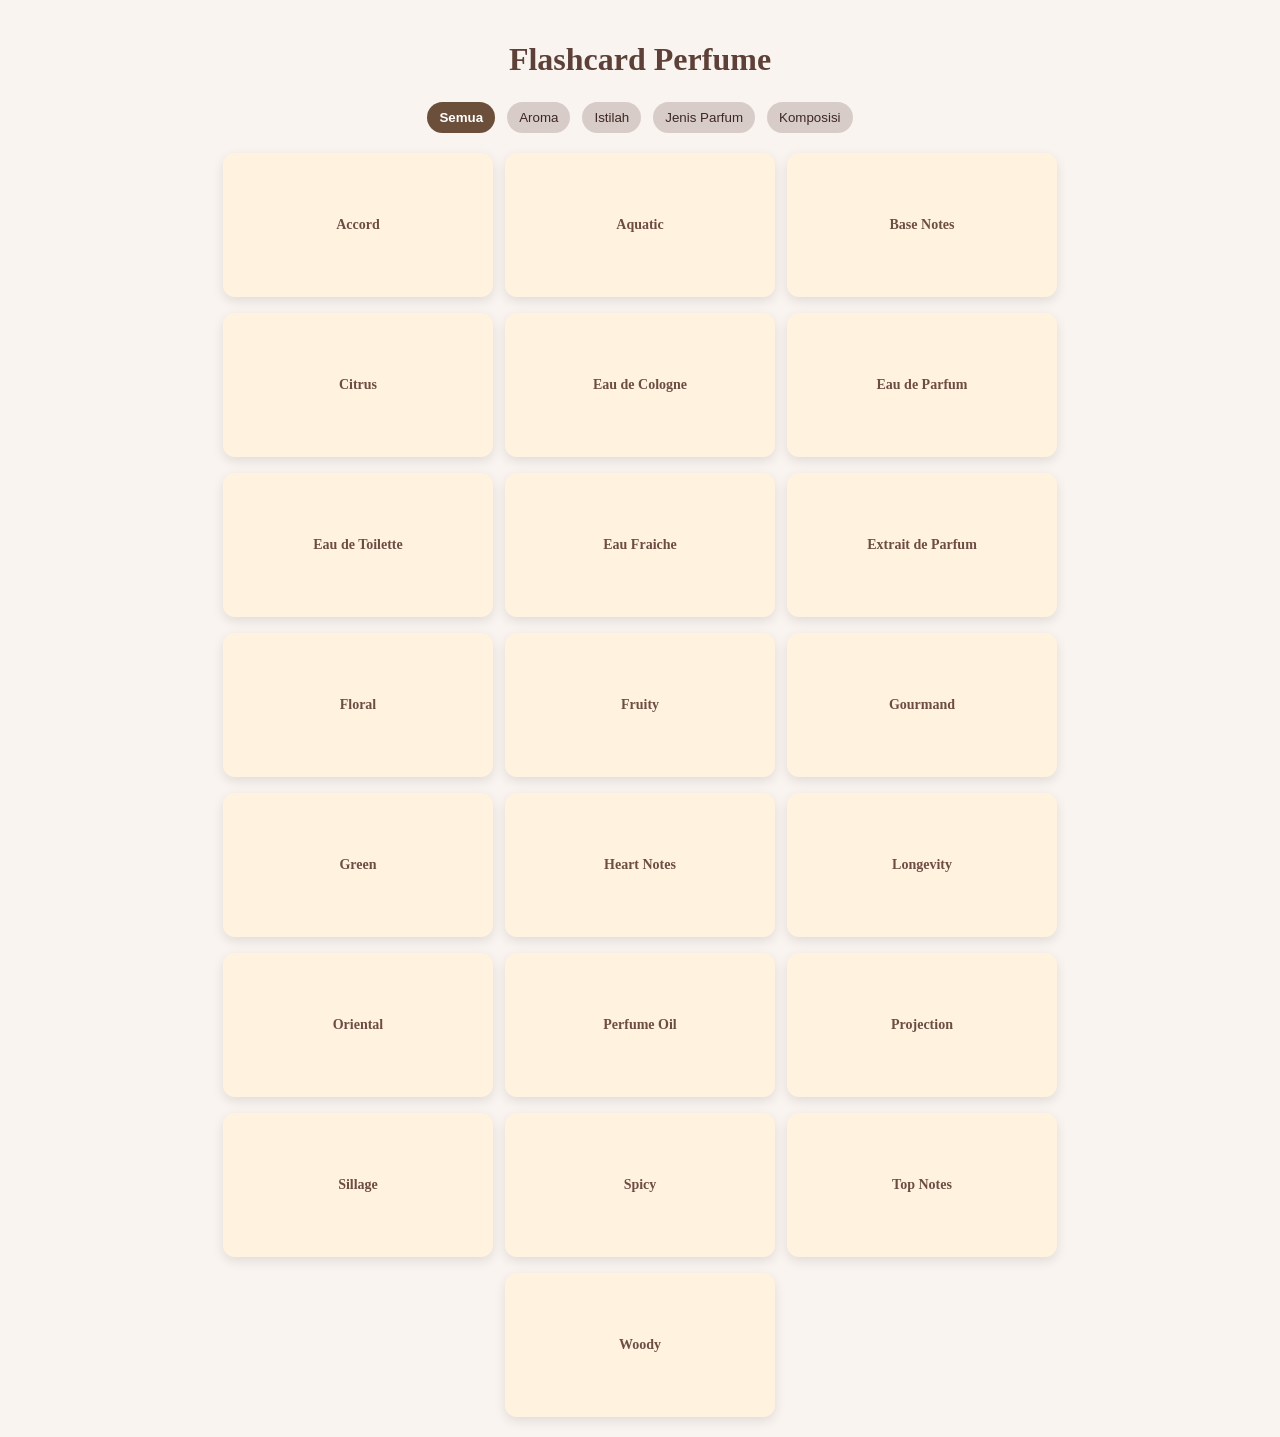
<file: DOM/index.html>
<!DOCTYPE html>
<html lang="id">
<head>
  <meta charset="UTF-8">
  <title>Flashcard Perfume</title>
  <link rel="stylesheet" href="style.css">
</head>
<body>
  <h1>Flashcard Perfume</h1>

  <div class="filter">
    <button data-category="all">Semua</button>
    <button data-category="aroma">Aroma</button>
    <button data-category="istilah">Istilah</button>
    <button data-category="jenis">Jenis Parfum</button>
    <button data-category="komposisi">Komposisi</button>
  </div>

  <div class="container" id="card-container">
  </div>

  <script src="https://code.jquery.com/jquery-3.6.0.min.js"></script>
  <script src="script.js"></script>
</body>
</html>
</file>
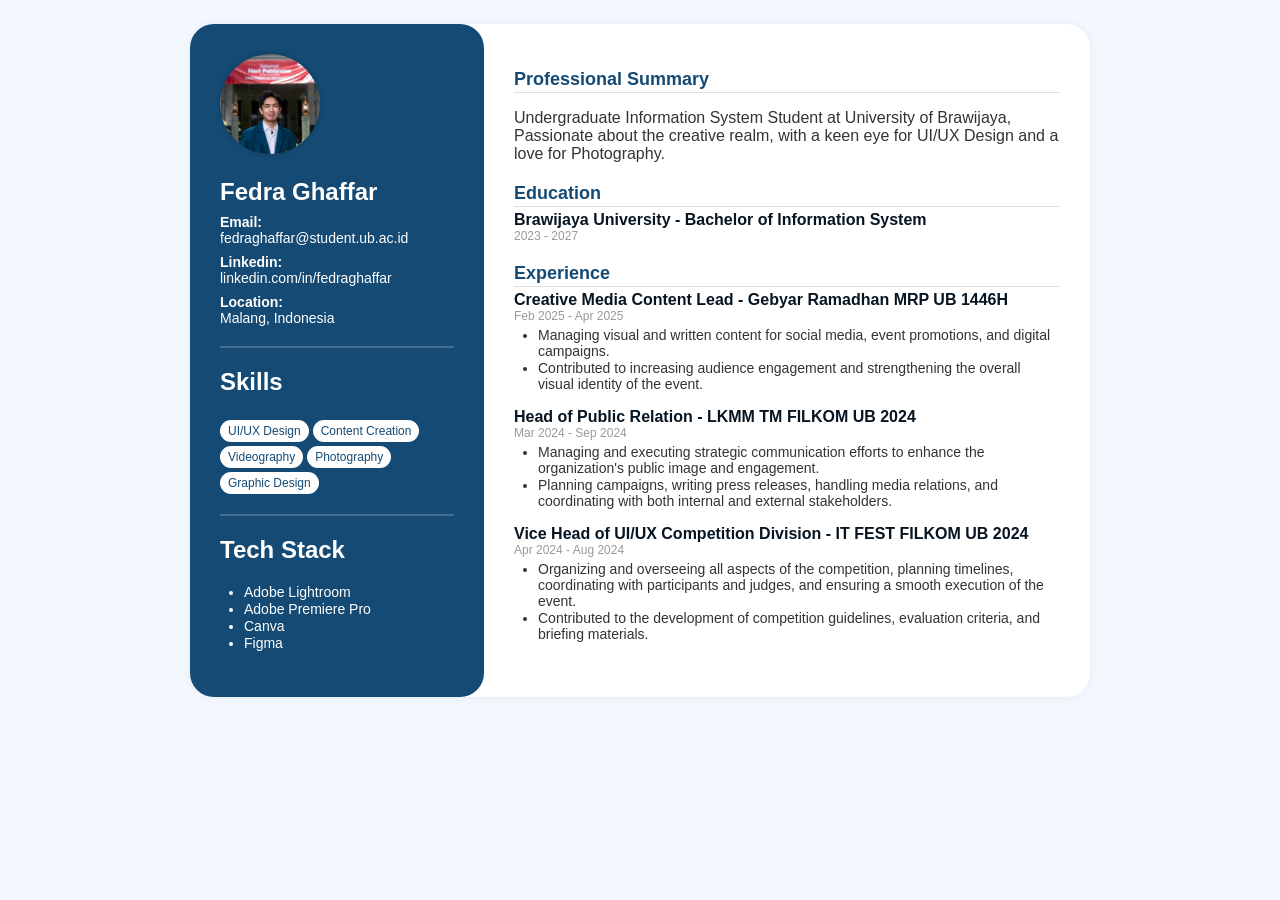
<file: damp.html>
<!DOCTYPE html>
<html lang="id">

<head>
  <meta charset="UTF-8">
  <title>CV - Fedra Ghaffar</title>
  <link rel="stylesheet" href="dampstyle.css">
</head>

<body>
  <div class="container">
    <aside class="sidebar">
      <img src="profile.jpg" alt="Profile Picture">
      
      <h1>Fedra Ghaffar</h1>
      <p><span class="label">Email: </span>fedraghaffar@student.ub.ac.id</p>
      <p><span class="label">Linkedin: </span><a href="https://www.linkedin.com/in/fedraghaffar" target="_blank" style="color: #fff; text-decoration: none;">linkedin.com/in/fedraghaffar</a></p>
      <p><span class="label">Location:</span> <br>Malang, Indonesia</p>

      <hr>

      <h2>Skills</h2>
      <div class="skills">
        <span>UI/UX Design</span><span>Content Creation</span><span>Videography</span><span>Photography</span>
        <span>Graphic Design</span>
      </div>

      <hr>

      <h2>Tech Stack</h2>
      <ul>
        <li>Adobe Lightroom</li>
        <li>Adobe Premiere Pro</li>
        <li>Canva</li>
        <li>Figma</li>
      </ul>
    </aside>

    <main class="main">
      <div class="section">
        <h2>Professional Summary</h2>
        <p>Undergraduate Information System Student at University of Brawijaya, Passionate about the creative realm, with a keen eye for UI/UX Design and a love for Photography.</p>
      </div>

      <div class="section">
        <h2>Education</h2>
        <div class="job">
          <div class="job-title">Brawijaya University - Bachelor of Information System</div>
          <div class="job-date">2023 - 2027</div>
        </div>
      </div>

      <div class="section">
        <h2>Experience</h2>
        <div class="job">
          <div class="job-title">Creative Media Content Lead - Gebyar Ramadhan MRP UB 1446H</div>
          <div class="job-date">Feb 2025 - Apr 2025</div>
          <ul>
            <li>Managing visual and written content for social media, event promotions, and digital campaigns.</li>
            <li>Contributed to increasing audience engagement and strengthening the overall visual identity of the event.</li>
          </ul>
        </div>

        <div class="job">
          <div class="job-title">Head of Public Relation - LKMM TM FILKOM UB 2024</div>
          <div class="job-date">Mar 2024 - Sep 2024</div>
          <ul>
            <li>Managing and executing strategic communication efforts to enhance the organization's public image and engagement.</li>
            <li>Planning campaigns, writing press releases, handling media relations, and coordinating with both internal and external stakeholders.</li>
          </ul>
        </div>

        <div class="job">
          <div class="job-title">Vice Head of UI/UX Competition Division - IT FEST FILKOM UB 2024</div>
          <div class="job-date">Apr 2024 - Aug 2024</div>
          <ul>
            <li>Organizing and overseeing all aspects of the competition, planning timelines, coordinating with participants and judges, and ensuring a smooth execution of the event.</li>
            <li>Contributed to the development of competition guidelines, evaluation criteria, and briefing materials.</li>
          </ul>
      </div>
    </main>
  </div>
</body>
</html>
</file>
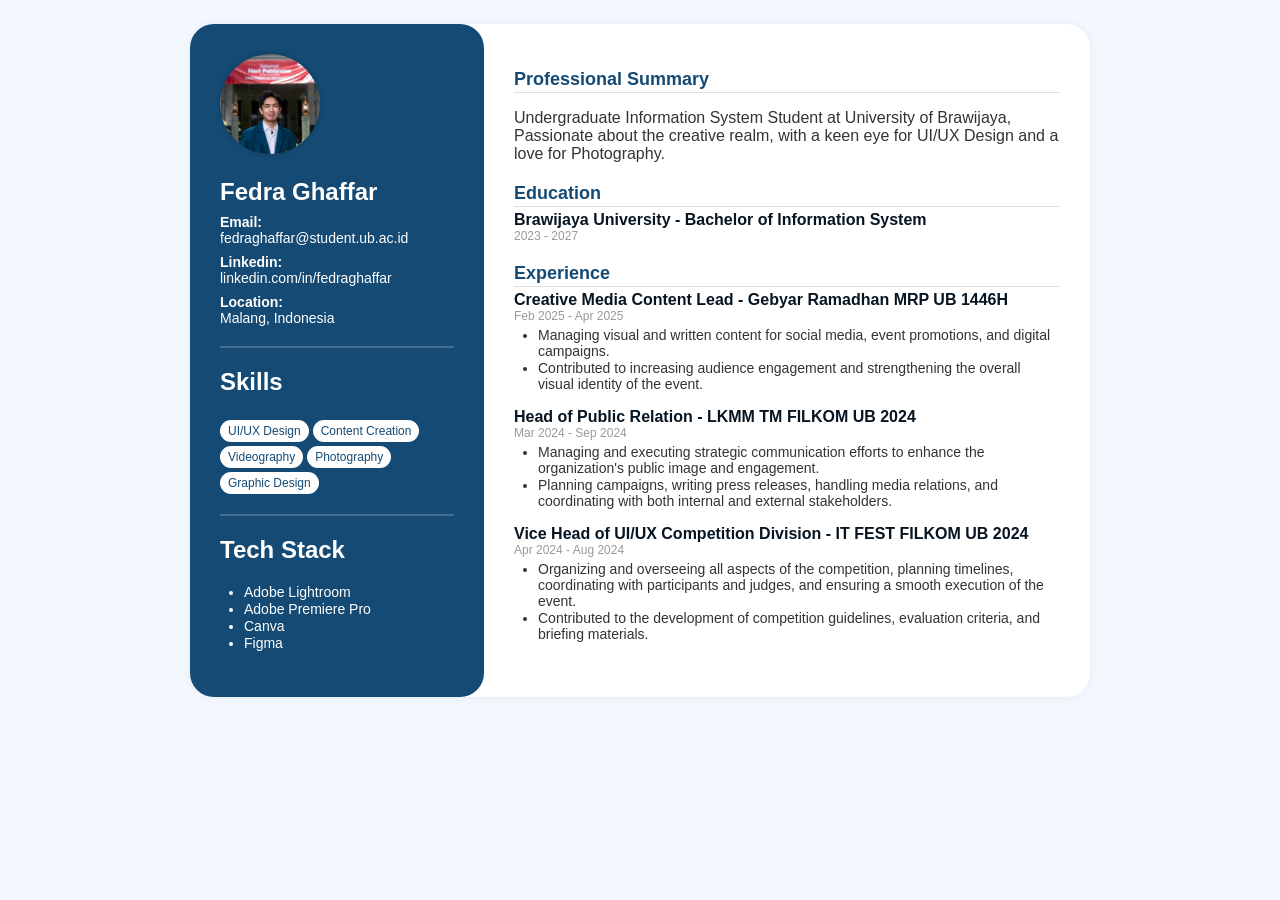
<file: CV/damp.html>
<!DOCTYPE html>
<html lang="id">

<head>
  <meta charset="UTF-8">
  <meta name="viewport" content="width=device-width, initial-scale=1.0">
  <title>CV - Fedra Ghaffar</title>
  <link rel="stylesheet" href="dampstyle.css">
</head>

<body>
  <div class="container">
    <aside class="sidebar">
      <img src="profile.jpg" alt="Profile Picture">
      
      <h1>Fedra Ghaffar</h1>
      <p><span class="label">Email: </span>fedraghaffar@student.ub.ac.id</p>
      <p><span class="label">Linkedin: </span><a href="https://www.linkedin.com/in/fedraghaffar" target="_blank" style="color: #fff; text-decoration: none;">linkedin.com/in/fedraghaffar</a></p>
      <p><span class="label">Location:</span> <br>Malang, Indonesia</p>

      <hr>

      <h2>Skills</h2>
      <div class="skills">
        <span>UI/UX Design</span><span>Content Creation</span><span>Videography</span><span>Photography</span>
        <span>Graphic Design</span>
      </div>

      <hr>

      <h2>Tech Stack</h2>
      <ul>
        <li>Adobe Lightroom</li>
        <li>Adobe Premiere Pro</li>
        <li>Canva</li>
        <li>Figma</li>
      </ul>
    </aside>

    <main class="main">
      <div class="section">
        <h2>Professional Summary</h2>
        <p>Undergraduate Information System Student at University of Brawijaya, Passionate about the creative realm, with a keen eye for UI/UX Design and a love for Photography.</p>
      </div>

      <div class="section">
        <h2>Education</h2>
        <div class="job">
          <div class="job-title">Brawijaya University - Bachelor of Information System</div>
          <div class="job-date">2023 - 2027</div>
        </div>
      </div>

      <div class="section">
        <h2>Experience</h2>
        <div class="job">
          <div class="job-title">Creative Media Content Lead - Gebyar Ramadhan MRP UB 1446H</div>
          <div class="job-date">Feb 2025 - Apr 2025</div>
          <ul>
            <li>Managing visual and written content for social media, event promotions, and digital campaigns.</li>
            <li>Contributed to increasing audience engagement and strengthening the overall visual identity of the event.</li>
          </ul>
        </div>

        <div class="job">
          <div class="job-title">Head of Public Relation - LKMM TM FILKOM UB 2024</div>
          <div class="job-date">Mar 2024 - Sep 2024</div>
          <ul>
            <li>Managing and executing strategic communication efforts to enhance the organization's public image and engagement.</li>
            <li>Planning campaigns, writing press releases, handling media relations, and coordinating with both internal and external stakeholders.</li>
          </ul>
        </div>

        <div class="job">
          <div class="job-title">Vice Head of UI/UX Competition Division - IT FEST FILKOM UB 2024</div>
          <div class="job-date">Apr 2024 - Aug 2024</div>
          <ul>
            <li>Organizing and overseeing all aspects of the competition, planning timelines, coordinating with participants and judges, and ensuring a smooth execution of the event.</li>
            <li>Contributed to the development of competition guidelines, evaluation criteria, and briefing materials.</li>
          </ul>
      </div>
    </main>
  </div>
</body>
</html>
</file>
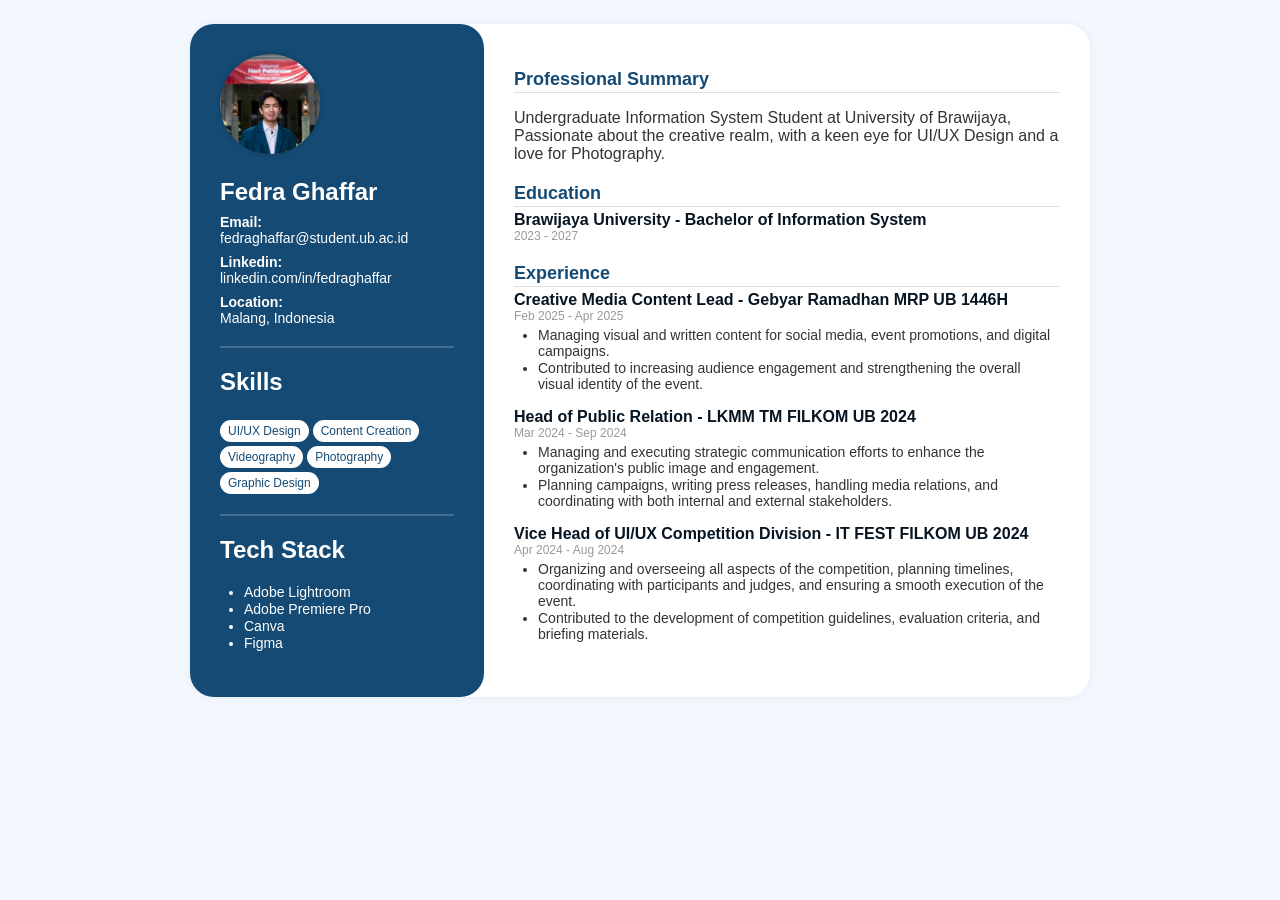
<file: CV/dampcv.html>
<!DOCTYPE html>
<html lang="id">

<head>
  <meta charset="UTF-8">
  <meta name="viewport" content="width=device-width, initial-scale=1.0">
  <title>CV - Fedra Ghaffar</title>
  <link rel="stylesheet" href="dampcvstyle.css">
</head>

<body>
  <div class="container">
    <aside class="sidebar">
      <img src="profile.jpg" alt="Profile Picture">
      
      <h1>Fedra Ghaffar</h1>
      <p><span class="label">Email: </span>fedraghaffar@student.ub.ac.id</p>
      <p><span class="label">Linkedin: </span><a href="https://www.linkedin.com/in/fedraghaffar" target="_blank" style="color: #fff; text-decoration: none;">linkedin.com/in/fedraghaffar</a></p>
      <p><span class="label">Location:</span> <br>Malang, Indonesia</p>

      <hr>

      <h2>Skills</h2>
      <div class="skills">
        <span>UI/UX Design</span><span>Content Creation</span><span>Videography</span><span>Photography</span>
        <span>Graphic Design</span>
      </div>

      <hr>

      <h2>Tech Stack</h2>
      <ul>
        <li>Adobe Lightroom</li>
        <li>Adobe Premiere Pro</li>
        <li>Canva</li>
        <li>Figma</li>
      </ul>
    </aside>

    <main class="main">
      <div class="section">
        <h2>Professional Summary</h2>
        <p>Undergraduate Information System Student at University of Brawijaya, Passionate about the creative realm, with a keen eye for UI/UX Design and a love for Photography.</p>
      </div>

      <div class="section">
        <h2>Education</h2>
        <div class="job">
          <div class="job-title">Brawijaya University - Bachelor of Information System</div>
          <div class="job-date">2023 - 2027</div>
        </div>
      </div>

      <div class="section">
        <h2>Experience</h2>
        <div class="job">
          <div class="job-title">Creative Media Content Lead - Gebyar Ramadhan MRP UB 1446H</div>
          <div class="job-date">Feb 2025 - Apr 2025</div>
          <ul>
            <li>Managing visual and written content for social media, event promotions, and digital campaigns.</li>
            <li>Contributed to increasing audience engagement and strengthening the overall visual identity of the event.</li>
          </ul>
        </div>

        <div class="job">
          <div class="job-title">Head of Public Relation - LKMM TM FILKOM UB 2024</div>
          <div class="job-date">Mar 2024 - Sep 2024</div>
          <ul>
            <li>Managing and executing strategic communication efforts to enhance the organization's public image and engagement.</li>
            <li>Planning campaigns, writing press releases, handling media relations, and coordinating with both internal and external stakeholders.</li>
          </ul>
        </div>

        <div class="job">
          <div class="job-title">Vice Head of UI/UX Competition Division - IT FEST FILKOM UB 2024</div>
          <div class="job-date">Apr 2024 - Aug 2024</div>
          <ul>
            <li>Organizing and overseeing all aspects of the competition, planning timelines, coordinating with participants and judges, and ensuring a smooth execution of the event.</li>
            <li>Contributed to the development of competition guidelines, evaluation criteria, and briefing materials.</li>
          </ul>
      </div>
    </main>
  </div>
</body>
</html>
</file>
<file: DOM/style.css>
body {
  font-family: 'Poppins';
  background-color: #f9f4ef;
  margin: 0;
  padding: 20px;
  text-align: center;
}

h1 {
  color: #5d4037;
  margin-bottom: 24px;
}

.container {
  max-width: 900px;
  display: flex;
  flex-wrap: wrap;
  justify-content: center;
  gap: 16px 12px;
  margin: 0 auto;
}

.card {
  flex: 1 1 calc(100% - 40px);
  max-width: 30%;
  height: 144px;
  perspective: 1000px;
  cursor: pointer;
  position: relative;
}

.inner {
  position: relative;
  width: 100%;
  height: 100%;
  transform-style: preserve-3d;
  transition: transform 0.6s;
}

.card.flip .inner {
  transform: rotateY(180deg);
}

.front, .back {
  position: absolute;
  width: 100%;
  height: 100%;
  border-radius: 12px;
  backface-visibility: hidden;
  display: flex;
  align-items: center;
  justify-content: center;
  padding: 8px;
  box-sizing: border-box;
  box-shadow: 0 4px 12px rgba(0, 0, 0.1, 0.1);
  font-size: 14px;
}

.front {
  background-color: #fff3e0;
  color: #6d4c41;
  font-weight: bold;
}

.back {
  background-color: #6d4c41;
  color: #fff3e0;
  transform: rotateY(180deg);
  font-weight: medium;
}

.filter button {
  margin: 0 4px;
  padding: 8px 12px;
  border: none;
  border-radius: 20px;
  background-color: #d7ccc8;
  color: #3e2723;
  cursor: pointer;
  transition: background-color 0.3s, color 0.3s;
  margin-bottom: 20px;
}

.filter button:hover {
  background-color: #a1918c;
}

.filter button.active {
  background-color: #6B4F3A; 
  color: #fff;         
  font-weight: bold;
}
</file>
<file: dampstyle.css>
body {
    font-family: 'Poppins', sans-serif;
    margin: 0;
    background-color:rgb(243, 248, 255);
    color: #333;
}

.container {
  max-width: 900px;
  margin: 24px auto;
  background-color: #fff;
  border-radius: 24px;
  display: flex;
  box-shadow: 0 0 12px rgba(0,0,0,0.05);
}

.sidebar {
  background-color: #144A74;
  border-radius: 24px;
  color: #fff;
  width: 30%;
  padding: 30px;
  text-align: left;
}

.sidebar img {
  width: 100px;
  height: 100px;
  object-fit: cover;
  border-radius: 50%;
  box-shadow: 0 0 5px rgba(0,0,0,0.2);
}

.sidebar h1 {
  font-size: 24px;
  margin-bottom: 5px;
}

.sidebar p {
  font-size: 14px;
  margin: 8px 0;
}

.sidebar hr {
  border: 1px solid rgba(255,255,255,0.2);
  margin: 20px 0;
}

.main {
  width: 70%;
  padding: 30px;
}

.section {
  margin-bottom: 20px;
}

.section h2 {
  font-size: 18px;
  color: #144A74;
  margin-bottom: 4px;
  border-bottom: 1px solid #e0e0e0;
  padding-bottom: 2px;
}

.job {
  margin-bottom: 12px;
}

.job-title {
  font-weight: bold;
  font-size: 16px;
  color:rgb(6, 21, 33);
}

.job-date {
  font-size: 12px;
  color: #999;
}

ul {
  padding-left: 24px;
  margin-top: 4px;
}

.label {
color: #fff;
font-weight: bold;
}


li {
  margin-bottom: 1px;
  font-size: 14px;
}

.skills span {
  display: inline-block;
  background: #ffffff;
  color: #144A74;
  padding: 4px 8px;
  border-radius: 12px;
  margin: 4px 4px 0 0;
  font-size: 12px;
}
</file>
<file: CV/dampstyle.css>
body {
    font-family: 'Poppins', sans-serif;
    margin: 0;
    background-color:rgb(243, 248, 255);
    color: #333;
}

.container {
  max-width: 900px;
  margin: 24px auto;
  background-color: #fff;
  border-radius: 24px;
  display: flex;
  box-shadow: 0 0 12px rgba(0,0,0,0.05);
}

.sidebar {
  background-color: #144A74;
  border-radius: 24px;
  color: #fff;
  width: 30%;
  padding: 30px;
  text-align: left;
}

.sidebar img {
  width: 100px;
  height: 100px;
  object-fit: cover;
  border-radius: 50%;
  box-shadow: 0 0 5px rgba(0,0,0,0.2);
}

.sidebar h1 {
  font-size: 24px;
  margin-bottom: 5px;
}

.sidebar p {
  font-size: 14px;
  margin: 8px 0;
}

.sidebar hr {
  border: 1px solid rgba(255,255,255,0.2);
  margin: 20px 0;
}

.main {
  width: 70%;
  padding: 30px;
}

.section {
  margin-bottom: 20px;
}

.section h2 {
  font-size: 18px;
  color: #144A74;
  margin-bottom: 4px;
  border-bottom: 1px solid #e0e0e0;
  padding-bottom: 2px;
}

.job {
  margin-bottom: 12px;
}

.job-title {
  font-weight: bold;
  font-size: 16px;
  color:rgb(6, 21, 33);
}

.job-date {
  font-size: 12px;
  color: #999;
}

ul {
  padding-left: 24px;
  margin-top: 4px;
}

.label {
color: #fff;
font-weight: bold;
}


li {
  margin-bottom: 1px;
  font-size: 14px;
}

.skills span {
  display: inline-block;
  background: #ffffff;
  color: #144A74;
  padding: 4px 8px;
  border-radius: 12px;
  margin: 4px 4px 0 0;
  font-size: 12px;
}
</file>
<file: CV/dampcvstyle.css>
body {
    font-family: 'Poppins', sans-serif;
    margin: 0;
    background-color:rgb(243, 248, 255);
    color: #333;
}

.container {
  max-width: 900px;
  margin: 24px auto;
  background-color: #fff;
  border-radius: 24px;
  display: flex;
  box-shadow: 0 0 12px rgba(0,0,0,0.05);
}

.sidebar {
  background-color: #144A74;
  border-radius: 24px;
  color: #fff;
  width: 30%;
  padding: 30px;
  text-align: left;
}

.sidebar img {
  width: 100px;
  height: 100px;
  object-fit: cover;
  border-radius: 50%;
  box-shadow: 0 0 5px rgba(0,0,0,0.2);
}

.sidebar h1 {
  font-size: 24px;
  margin-bottom: 5px;
}

.sidebar p {
  font-size: 14px;
  margin: 8px 0;
}

.sidebar hr {
  border: 1px solid rgba(255,255,255,0.2);
  margin: 20px 0;
}

.main {
  width: 70%;
  padding: 30px;
}

.section {
  margin-bottom: 20px;
}

.section h2 {
  font-size: 18px;
  color: #144A74;
  margin-bottom: 4px;
  border-bottom: 1px solid #e0e0e0;
  padding-bottom: 2px;
}

.job {
  margin-bottom: 12px;
}

.job-title {
  font-weight: bold;
  font-size: 16px;
  color:rgb(6, 21, 33);
}

.job-date {
  font-size: 12px;
  color: #999;
}

ul {
  padding-left: 24px;
  margin-top: 4px;
}

.label {
color: #fff;
font-weight: bold;
}


li {
  margin-bottom: 1px;
  font-size: 14px;
}

.skills span {
  display: inline-block;
  background: #ffffff;
  color: #144A74;
  padding: 4px 8px;
  border-radius: 12px;
  margin: 4px 4px 0 0;
  font-size: 12px;
}
</file>
